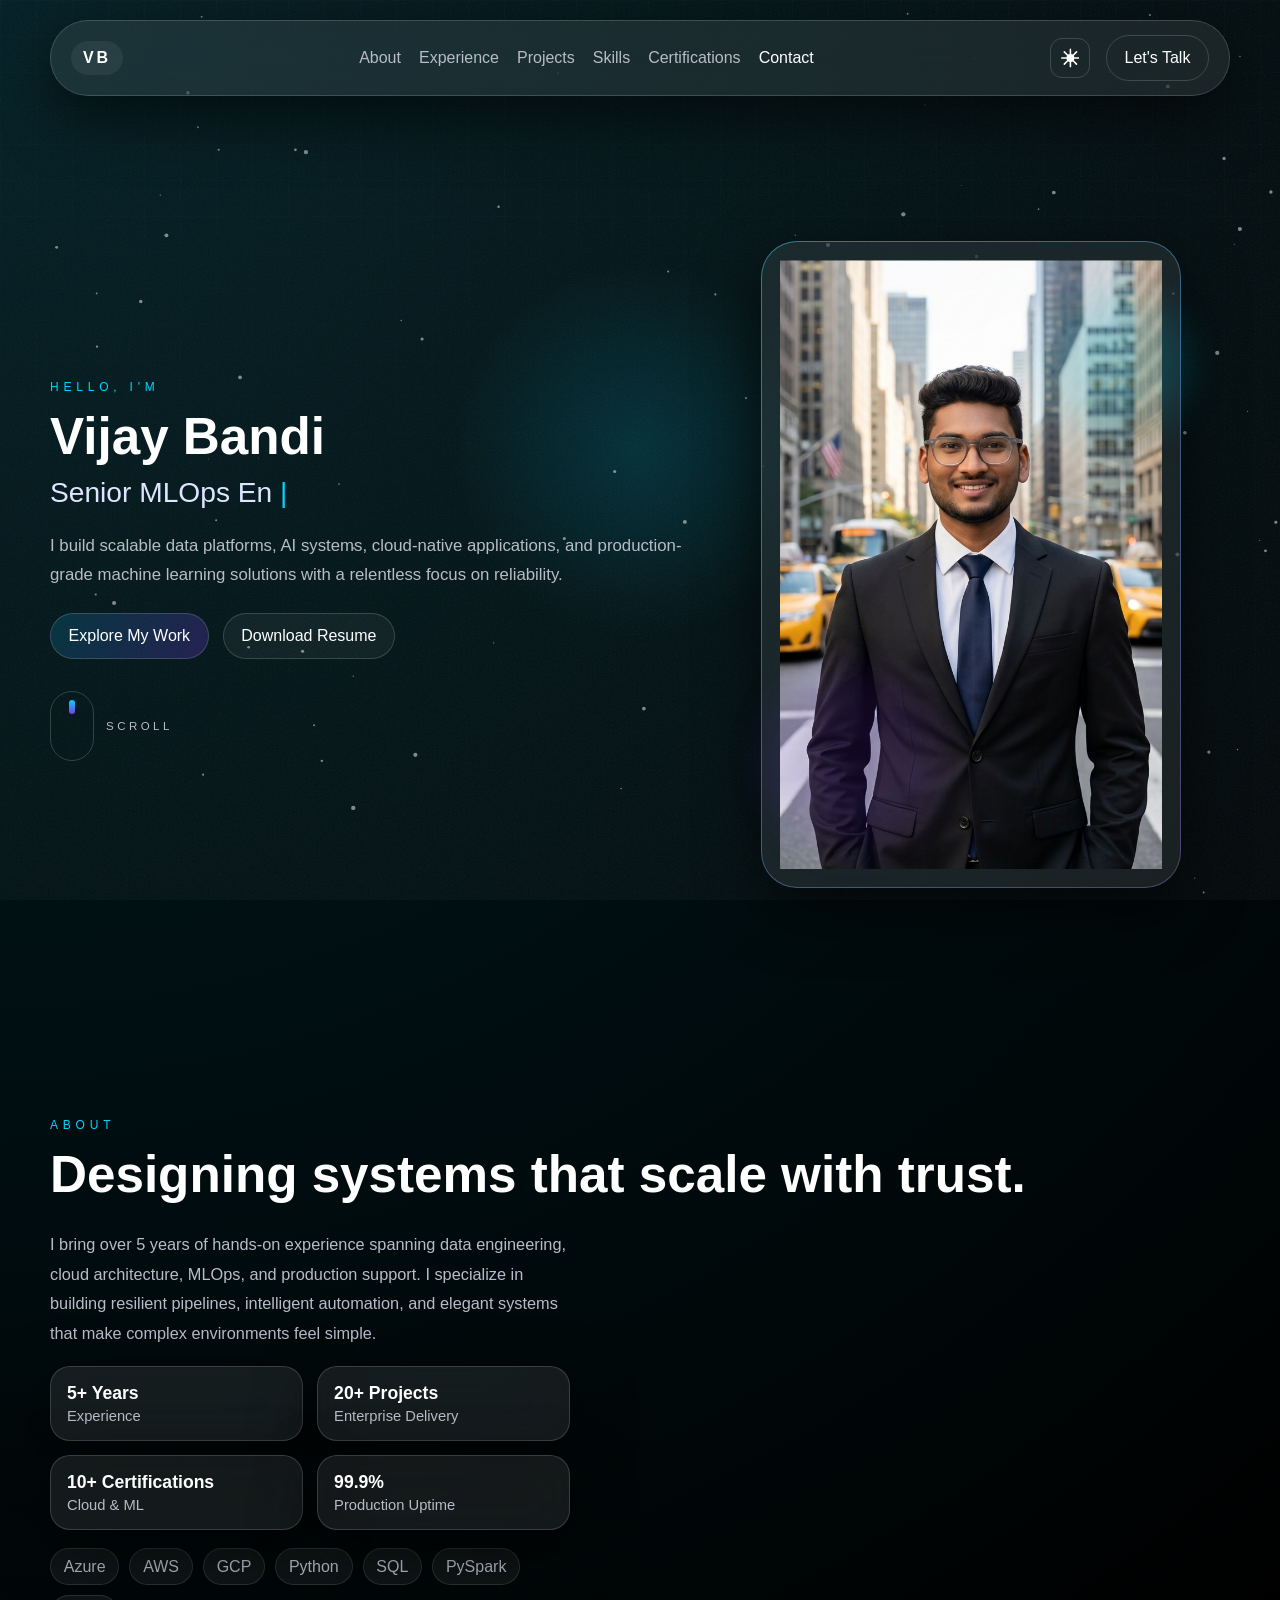
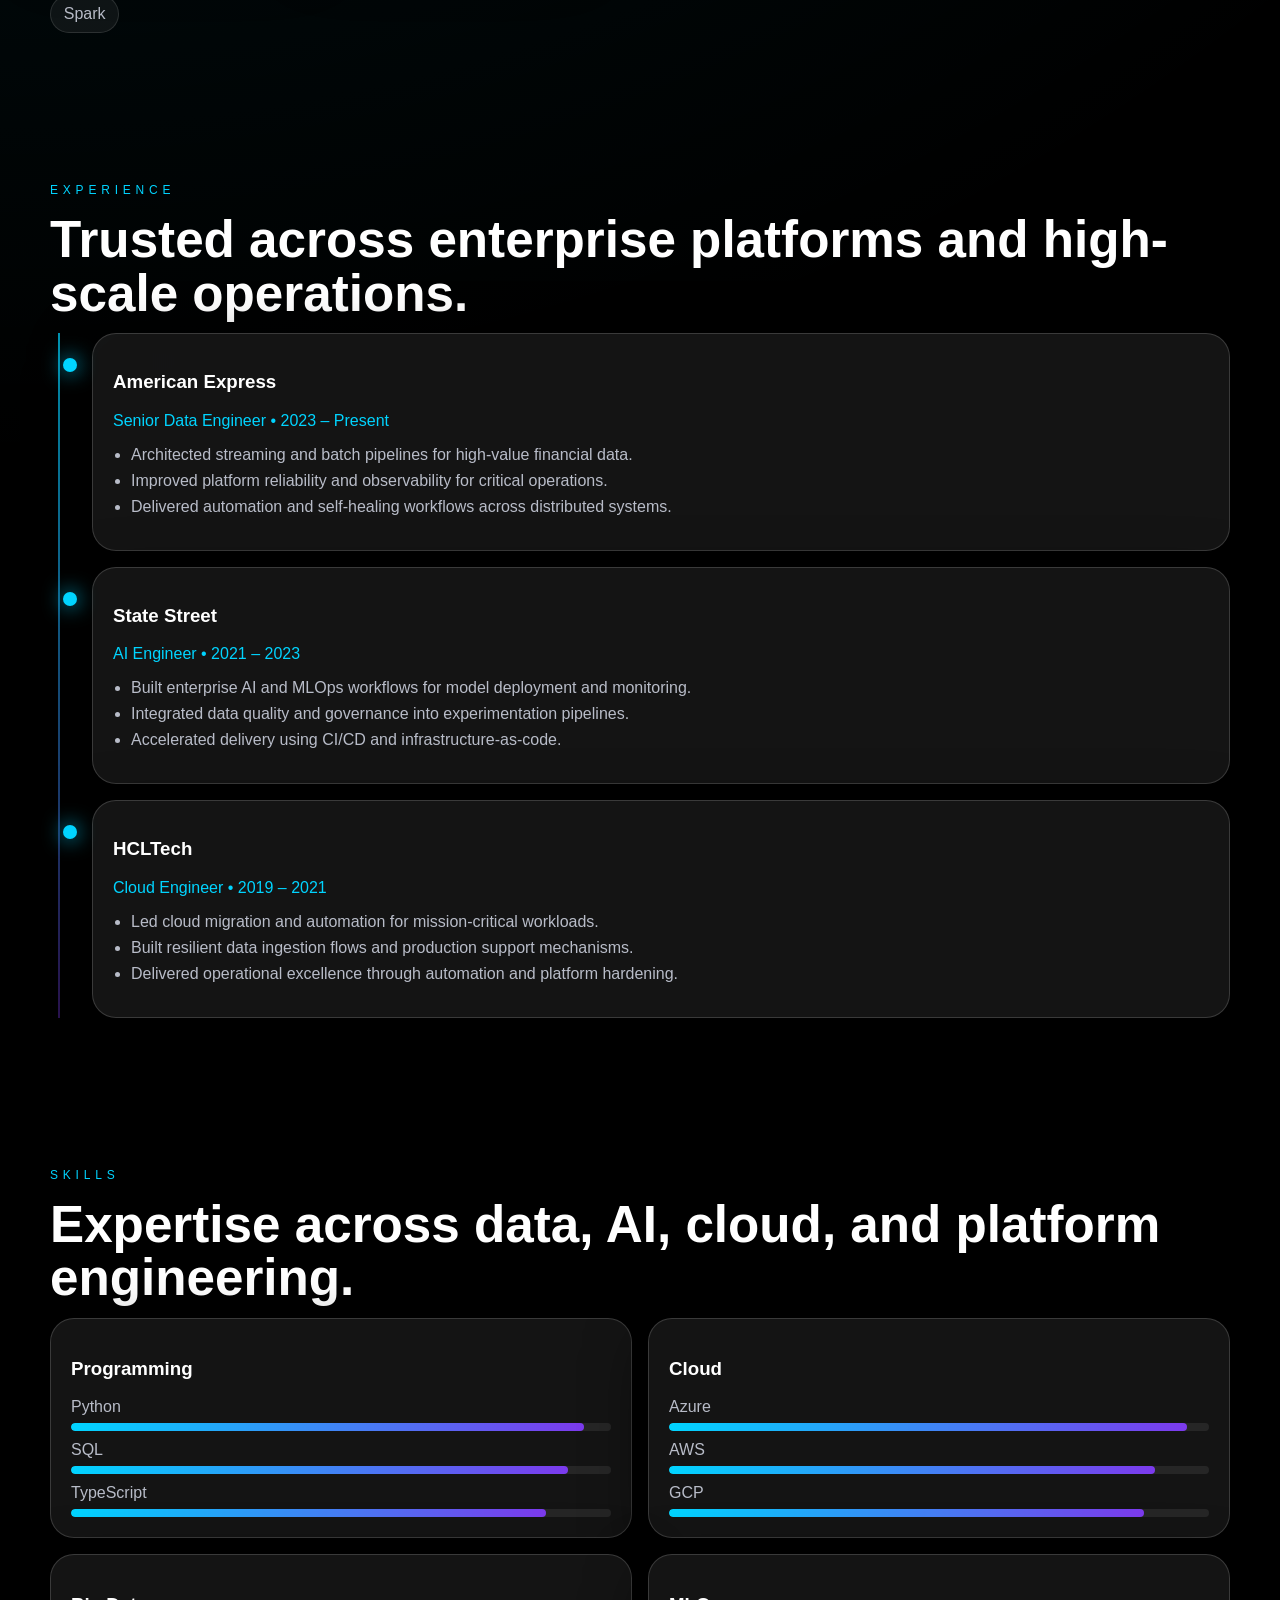
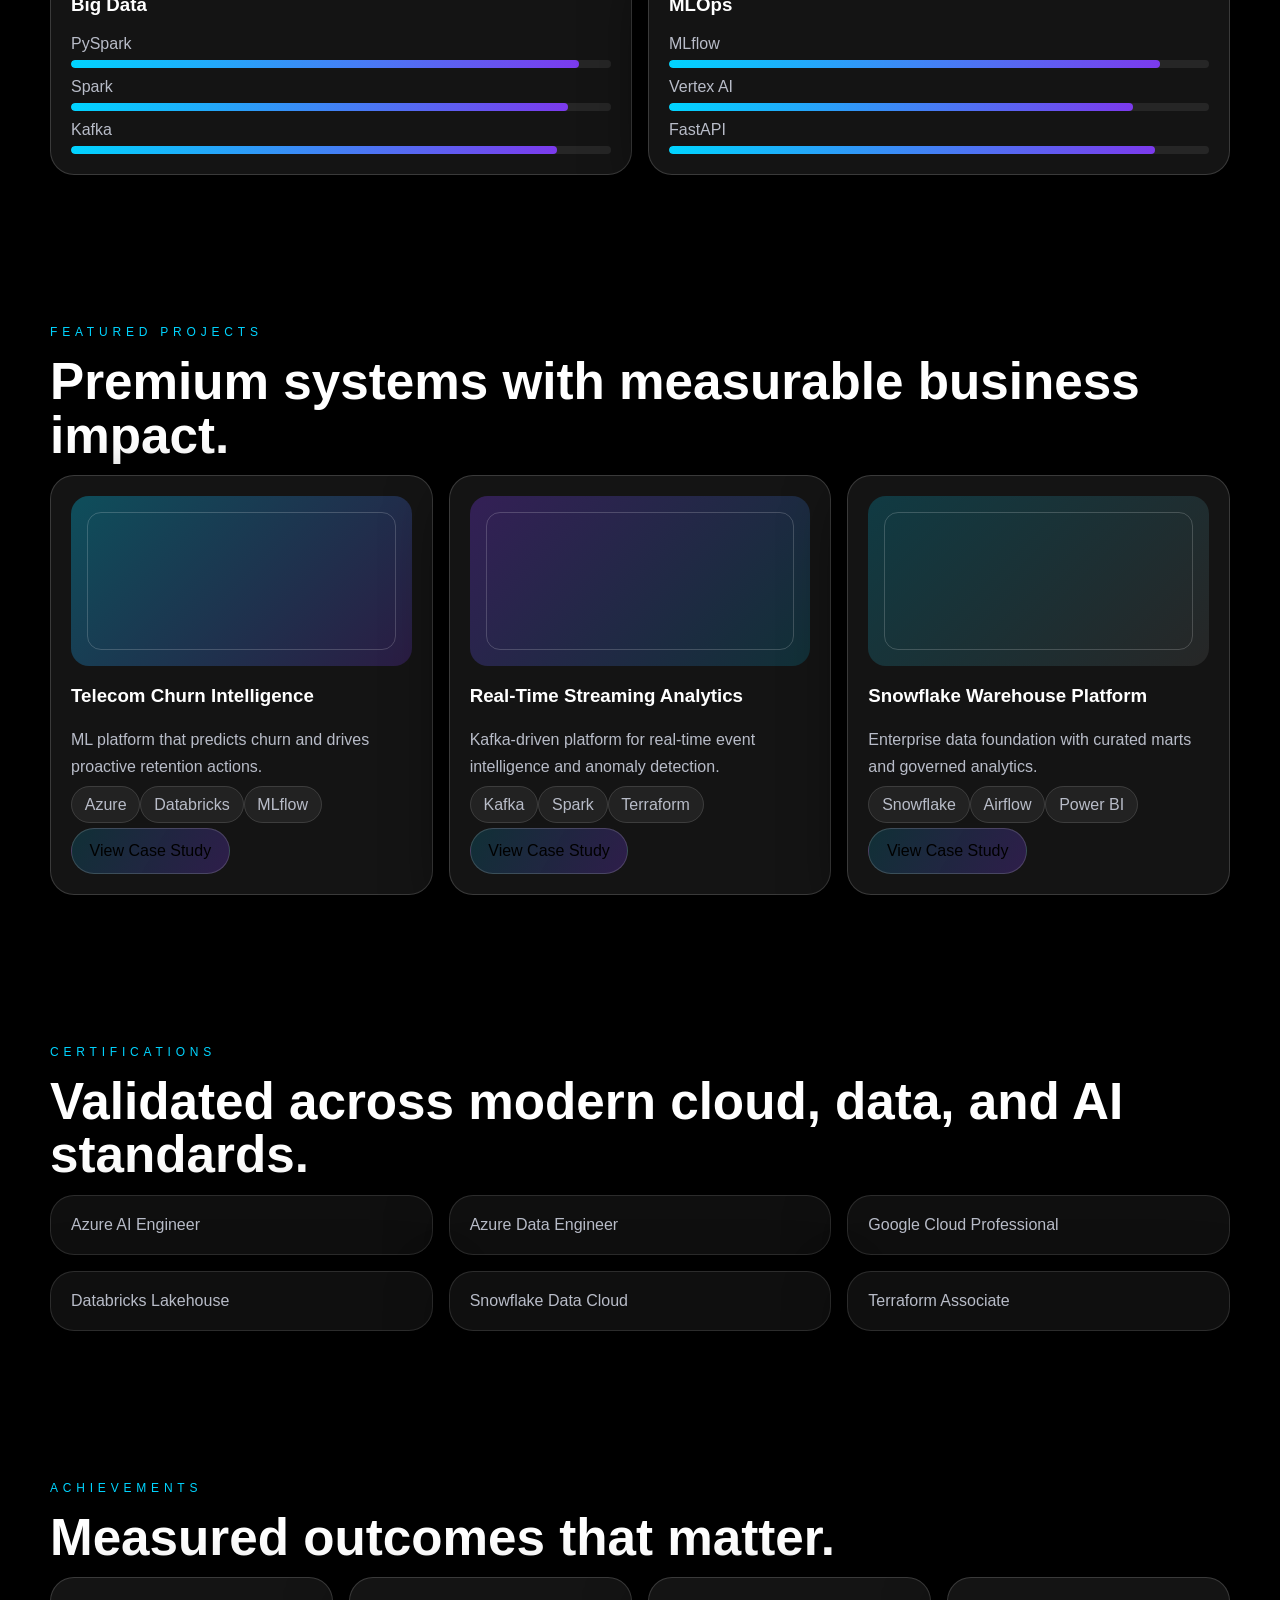
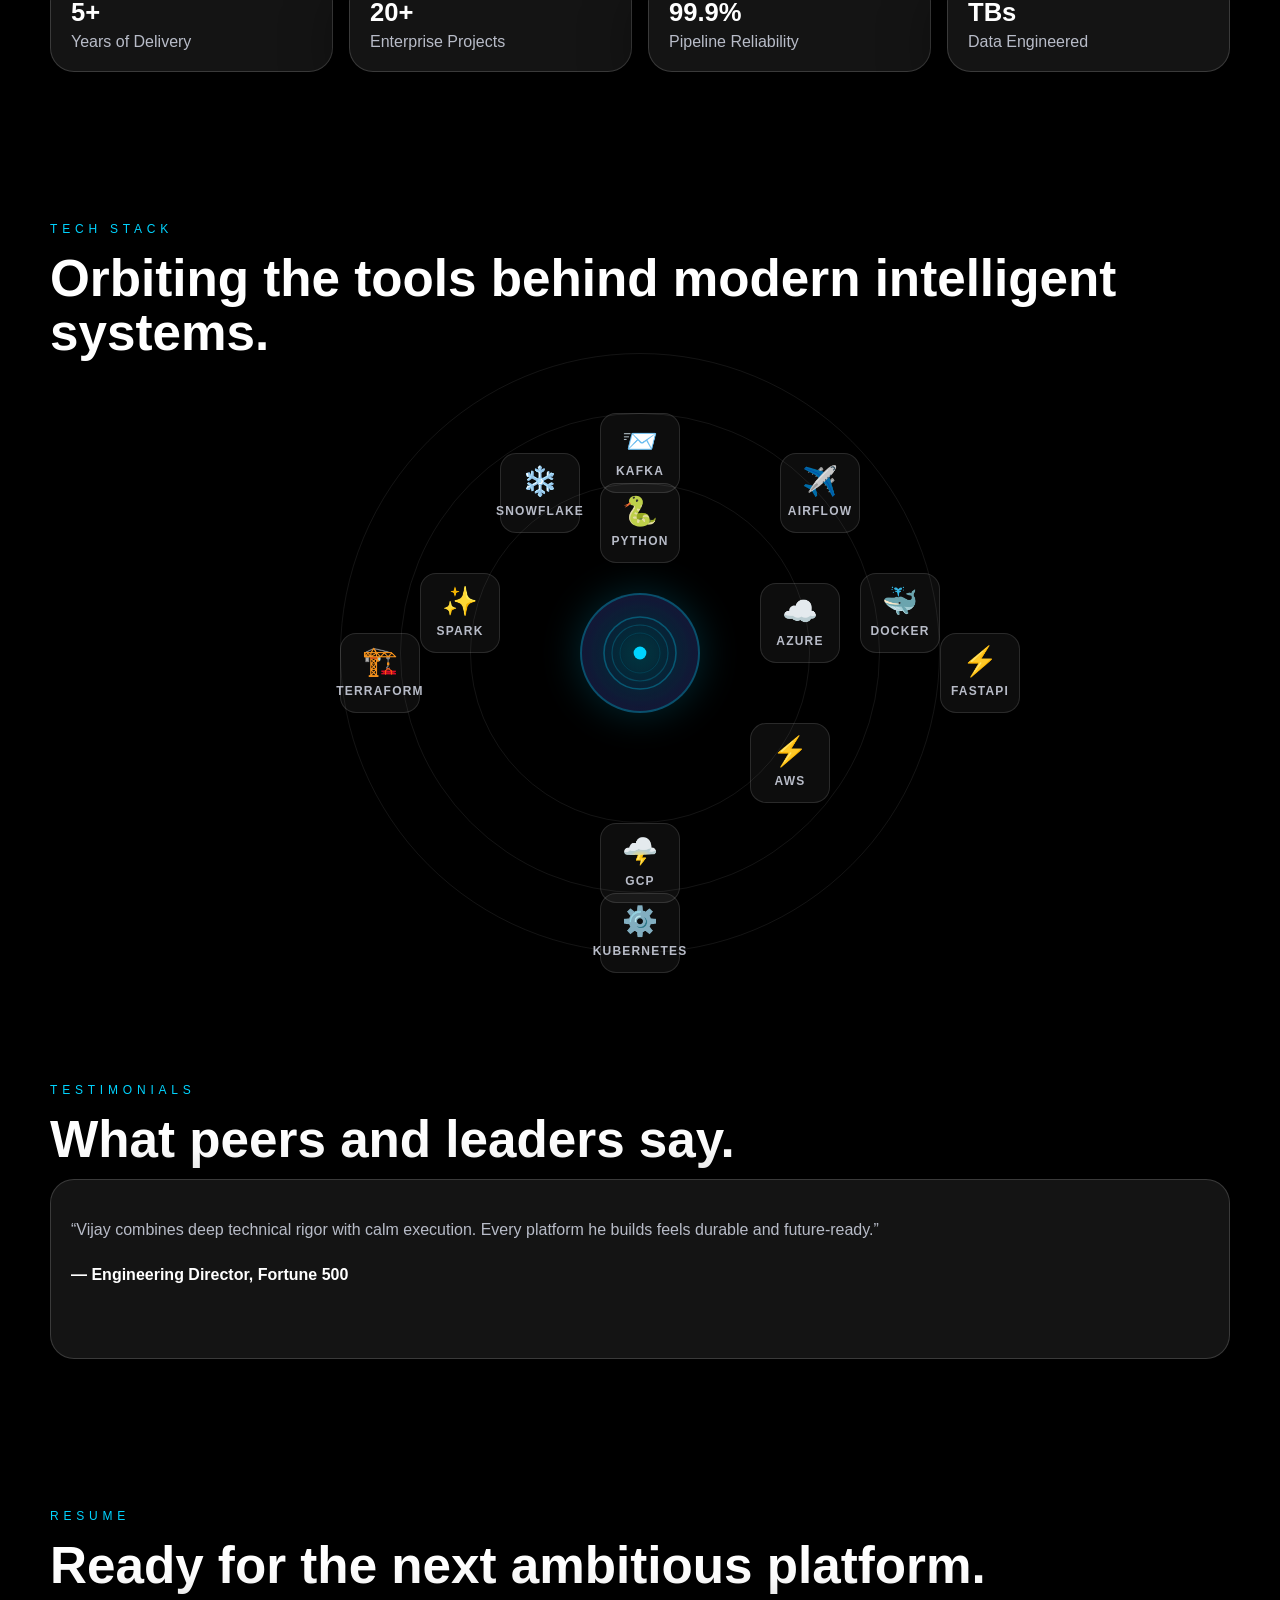
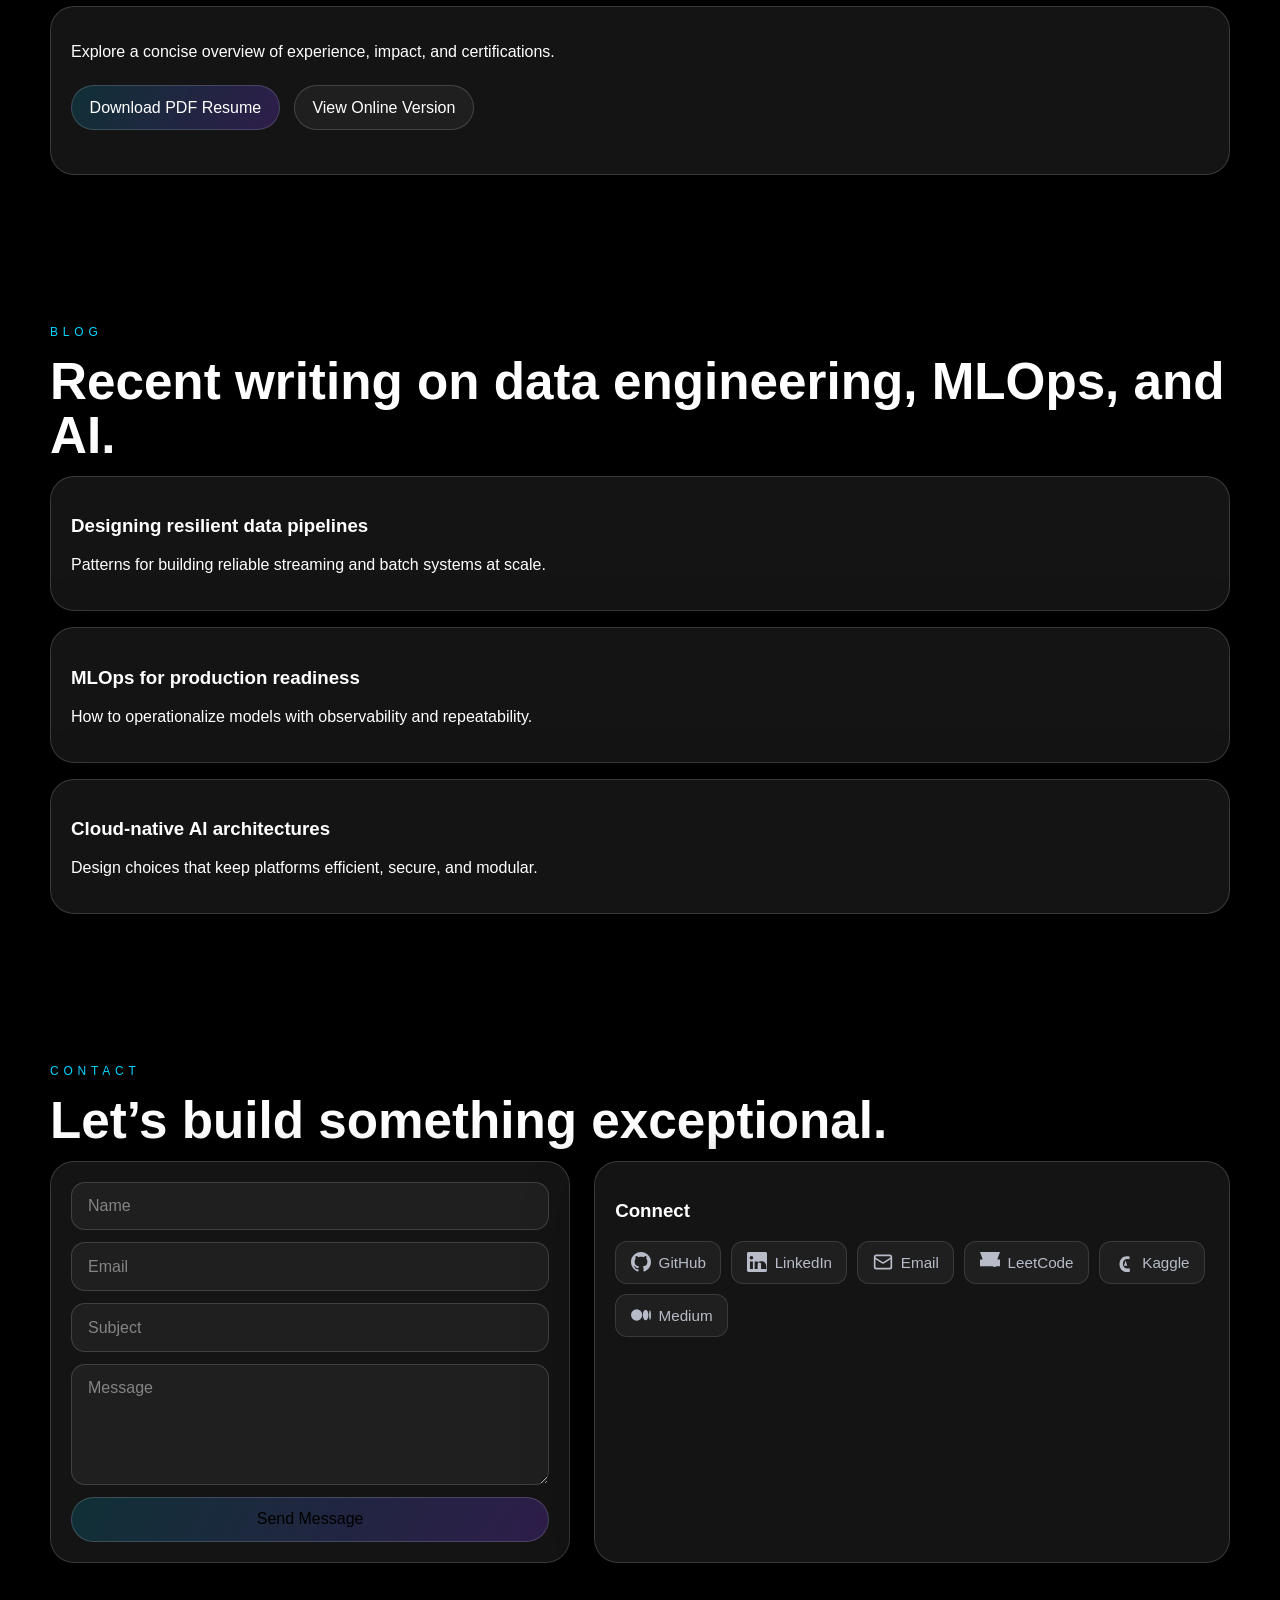
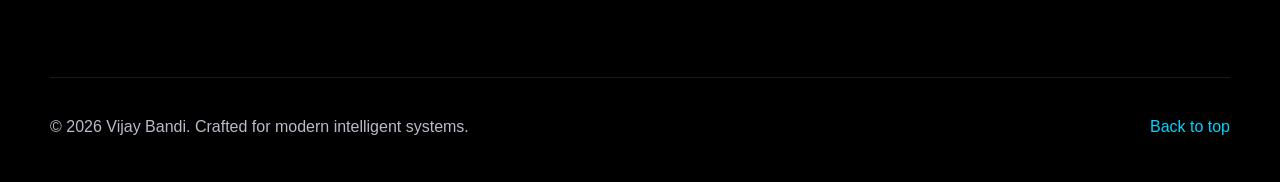
<file: index.html>
<!DOCTYPE html>
<html lang="en">
  <head>
    <meta charset="UTF-8" />
    <meta name="viewport" content="width=device-width, initial-scale=1.0" />
    <title>Vijay Bandi | Senior AI & Data Engineer</title>
    <meta
      name="description"
      content="Premium portfolio for Vijay Bandi — Senior Data Engineer, MLOps Engineer, AI Engineer, and Cloud Engineer."
    />
    <link rel="stylesheet" href="styles.css" />
  </head>
  <body>
    <div class="loader" id="loader">
      <div class="loader-ring"></div>
      <p>Initializing experience...</p>
    </div>

    <canvas id="particles"></canvas>
    <div class="cursor-glow"></div>
    <div class="grid-overlay"></div>
    <div class="noise"></div>
    <div class="scroll-progress"></div>

    <header class="nav glass">
      <a href="#home" class="brand">VB</a>
      <nav>
        <a href="#about">About</a>
        <a href="#experience">Experience</a>
        <a href="#projects">Projects</a>
        <a href="#skills">Skills</a>
        <a href="#certifications">Certifications</a>
        <a href="#contact">Contact</a>
      </nav>
      <div class="nav-right">
        <button class="theme-toggle" id="themeToggle" title="Toggle theme">
          <svg class="theme-icon-dark" viewBox="0 0 24 24" fill="currentColor"><circle cx="12" cy="12" r="5"/><path d="M12 1v6M12 17v6M4.22 4.22l4.24 4.24M15.54 15.54l4.24 4.24M1 12h6M17 12h6M4.22 19.78l4.24-4.24M15.54 8.46l4.24-4.24" stroke="currentColor" stroke-width="2" stroke-linecap="round"/></svg>
          <svg class="theme-icon-light" viewBox="0 0 24 24" fill="currentColor"><path d="M21 12.79A9 9 0 1 1 11.21 3 7 7 0 0 0 21 12.79z"/></svg>
        </button>
        <a href="#contact" class="nav-cta">Let's Talk</a>
      </div>
    </header>

    <main id="home">
      <section class="hero section">
        <div class="hero-copy reveal">
          <p class="eyebrow">Hello, I'm</p>
          <h1>Vijay Bandi</h1>
          <div class="typing-row">
            <span class="typing-prefix">Senior </span>
            <span id="typed-text"></span>
            <span class="cursor">|</span>
          </div>
          <p class="hero-text">
            I build scalable data platforms, AI systems, cloud-native applications,
            and production-grade machine learning solutions with a relentless focus on reliability.
          </p>
          <div class="hero-actions">
            <a href="#projects" class="btn primary">Explore My Work</a>
            <a href="VIJAY BANDI.pdf" class="btn secondary" download>Download Resume</a>
          </div>
          <div class="scroll-indicator">
            <span></span>
            <p>Scroll</p>
          </div>
        </div>
        <div class="hero-visual reveal">
          <div class="portrait-card glass">
            <img src="vijay.png" alt="Vijay Bandi portrait" />
          </div>
          <div class="floating-orb orb-one"></div>
          <div class="floating-orb orb-two"></div>
        </div>
      </section>

      <section id="about" class="section about">
        <div class="section-heading reveal">
          <p class="eyebrow">About</p>
          <h2>Designing systems that scale with trust.</h2>
        </div>
        <div class="about-grid">
          <!-- <div class="about-photo glass reveal">
            <img src="vijay.png" alt="Vijay Bandi portrait" />
          </div> -->
          <div class="about-content reveal">
            <p>
              I bring over 5 years of hands-on experience spanning data engineering, cloud architecture,
              MLOps, and production support. I specialize in building resilient pipelines, intelligent
              automation, and elegant systems that make complex environments feel simple.
            </p>
            <div class="stats-grid">
              <div class="stat-card glass"><strong>5+ Years</strong><span>Experience</span></div>
              <div class="stat-card glass"><strong>20+ Projects</strong><span>Enterprise Delivery</span></div>
              <div class="stat-card glass"><strong>10+ Certifications</strong><span>Cloud & ML</span></div>
              <div class="stat-card glass"><strong>99.9%</strong><span>Production Uptime</span></div>
            </div>
            <div class="pill-list">
              <span>Azure</span><span>AWS</span><span>GCP</span><span>Python</span><span>SQL</span><span>PySpark</span><span>Spark</span>
            </div>
          </div>
        </div>
      </section>

      <section id="experience" class="section">
        <div class="section-heading reveal">
          <p class="eyebrow">Experience</p>
          <h2>Trusted across enterprise platforms and high-scale operations.</h2>
        </div>
        <div class="timeline reveal">
          <div class="timeline-line"></div>
          <article class="timeline-card glass">
            <div class="timeline-dot"></div>
            <div class="timeline-body">
              <h3>American Express</h3>
              <p class="timeline-role">Senior Data Engineer • 2023 – Present</p>
              <ul>
                <li>Architected streaming and batch pipelines for high-value financial data.</li>
                <li>Improved platform reliability and observability for critical operations.</li>
                <li>Delivered automation and self-healing workflows across distributed systems.</li>
              </ul>
            </div>
          </article>
          <article class="timeline-card glass">
            <div class="timeline-dot"></div>
            <div class="timeline-body">
              <h3>State Street</h3>
              <p class="timeline-role">AI Engineer • 2021 – 2023</p>
              <ul>
                <li>Built enterprise AI and MLOps workflows for model deployment and monitoring.</li>
                <li>Integrated data quality and governance into experimentation pipelines.</li>
                <li>Accelerated delivery using CI/CD and infrastructure-as-code.</li>
              </ul>
            </div>
          </article>
          <article class="timeline-card glass">
            <div class="timeline-dot"></div>
            <div class="timeline-body">
              <h3>HCLTech</h3>
              <p class="timeline-role">Cloud Engineer • 2019 – 2021</p>
              <ul>
                <li>Led cloud migration and automation for mission-critical workloads.</li>
                <li>Built resilient data ingestion flows and production support mechanisms.</li>
                <li>Delivered operational excellence through automation and platform hardening.</li>
              </ul>
            </div>
          </article>
        </div>
      </section>

      <section id="skills" class="section">
        <div class="section-heading reveal">
          <p class="eyebrow">Skills</p>
          <h2>Expertise across data, AI, cloud, and platform engineering.</h2>
        </div>
        <div class="skills-grid">
          <article class="skill-card glass reveal">
            <h3>Programming</h3>
            <div class="skill-item"><span>Python</span><div class="bar"><i style="width:95%"></i></div></div>
            <div class="skill-item"><span>SQL</span><div class="bar"><i style="width:92%"></i></div></div>
            <div class="skill-item"><span>TypeScript</span><div class="bar"><i style="width:88%"></i></div></div>
          </article>
          <article class="skill-card glass reveal">
            <h3>Cloud</h3>
            <div class="skill-item"><span>Azure</span><div class="bar"><i style="width:96%"></i></div></div>
            <div class="skill-item"><span>AWS</span><div class="bar"><i style="width:90%"></i></div></div>
            <div class="skill-item"><span>GCP</span><div class="bar"><i style="width:88%"></i></div></div>
          </article>
          <article class="skill-card glass reveal">
            <h3>Big Data</h3>
            <div class="skill-item"><span>PySpark</span><div class="bar"><i style="width:94%"></i></div></div>
            <div class="skill-item"><span>Spark</span><div class="bar"><i style="width:92%"></i></div></div>
            <div class="skill-item"><span>Kafka</span><div class="bar"><i style="width:90%"></i></div></div>
          </article>
          <article class="skill-card glass reveal">
            <h3>MLOps</h3>
            <div class="skill-item"><span>MLflow</span><div class="bar"><i style="width:91%"></i></div></div>
            <div class="skill-item"><span>Vertex AI</span><div class="bar"><i style="width:86%"></i></div></div>
            <div class="skill-item"><span>FastAPI</span><div class="bar"><i style="width:90%"></i></div></div>
          </article>
        </div>
      </section>

      <section id="projects" class="section">
        <div class="section-heading reveal">
          <p class="eyebrow">Featured Projects</p>
          <h2>Premium systems with measurable business impact.</h2>
        </div>
        <div class="projects-grid">
          <article class="project-card glass reveal">
            <div class="project-thumb"></div>
            <h3>Telecom Churn Intelligence</h3>
            <p>ML platform that predicts churn and drives proactive retention actions.</p>
            <div class="project-tags"><span>Azure</span><span>Databricks</span><span>MLflow</span></div>
            <div class="project-actions"><button class="mini-btn" data-project="churn">View Case Study</button></div>
          </article>
          <article class="project-card glass reveal">
            <div class="project-thumb alt"></div>
            <h3>Real-Time Streaming Analytics</h3>
            <p>Kafka-driven platform for real-time event intelligence and anomaly detection.</p>
            <div class="project-tags"><span>Kafka</span><span>Spark</span><span>Terraform</span></div>
            <div class="project-actions"><button class="mini-btn" data-project="streaming">View Case Study</button></div>
          </article>
          <article class="project-card glass reveal">
            <div class="project-thumb third"></div>
            <h3>Snowflake Warehouse Platform</h3>
            <p>Enterprise data foundation with curated marts and governed analytics.</p>
            <div class="project-tags"><span>Snowflake</span><span>Airflow</span><span>Power BI</span></div>
            <div class="project-actions"><button class="mini-btn" data-project="warehouse">View Case Study</button></div>
          </article>
        </div>
      </section>

      <section id="certifications" class="section">
        <div class="section-heading reveal">
          <p class="eyebrow">Certifications</p>
          <h2>Validated across modern cloud, data, and AI standards.</h2>
        </div>
        <div class="cert-grid">
          <div class="cert-card glass reveal">Azure AI Engineer</div>
          <div class="cert-card glass reveal">Azure Data Engineer</div>
          <div class="cert-card glass reveal">Google Cloud Professional</div>
          <div class="cert-card glass reveal">Databricks Lakehouse</div>
          <div class="cert-card glass reveal">Snowflake Data Cloud</div>
          <div class="cert-card glass reveal">Terraform Associate</div>
        </div>
      </section>

      <section class="section">
        <div class="section-heading reveal">
          <p class="eyebrow">Achievements</p>
          <h2>Measured outcomes that matter.</h2>
        </div>
        <div class="achievements-grid">
          <div class="achievement-card glass reveal"><strong>5+</strong><span>Years of Delivery</span></div>
          <div class="achievement-card glass reveal"><strong>20+</strong><span>Enterprise Projects</span></div>
          <div class="achievement-card glass reveal"><strong>99.9%</strong><span>Pipeline Reliability</span></div>
          <div class="achievement-card glass reveal"><strong>TBs</strong><span>Data Engineered</span></div>
        </div>
      </section>

      <section class="section">
        <div class="section-heading reveal">
          <p class="eyebrow">Tech Stack</p>
          <h2>Orbiting the tools behind modern intelligent systems.</h2>
        </div>
        <div class="orbit-wrap reveal">
          <div class="orbit-center">
            <svg viewBox="0 0 100 100" class="core-icon">
              <circle cx="50" cy="50" r="45" fill="none" stroke="currentColor" stroke-width="2" opacity="0.3"/>
              <circle cx="50" cy="50" r="35" fill="none" stroke="currentColor" stroke-width="1.5" opacity="0.2"/>
              <circle cx="50" cy="50" r="25" fill="none" stroke="currentColor" stroke-width="1" opacity="0.15"/>
              <circle cx="50" cy="50" r="8" fill="currentColor"/>
            </svg>
          </div>
          <div class="orbital-ring ring-one">
            <div class="tech-item" style="--index: 0;"><span>🐍</span><div>Python</div></div>
            <div class="tech-item" style="--index: 1;"><span>☁️</span><div>Azure</div></div>
            <div class="tech-item" style="--index: 2;"><span>⚡</span><div>AWS</div></div>
            <div class="tech-item" style="--index: 3;"><span>🌩️</span><div>GCP</div></div>
          </div>
          <div class="orbital-ring ring-two">
            <div class="tech-item" style="--index: 0;"><span>✨</span><div>Spark</div></div>
            <div class="tech-item" style="--index: 1;"><span>📨</span><div>Kafka</div></div>
            <div class="tech-item" style="--index: 2;"><span>🐳</span><div>Docker</div></div>
            <div class="tech-item" style="--index: 3;"><span>⚙️</span><div>Kubernetes</div></div>
          </div>
          <div class="orbital-ring ring-three">
            <div class="tech-item" style="--index: 0;"><span>🏗️</span><div>Terraform</div></div>
            <div class="tech-item" style="--index: 1;"><span>❄️</span><div>Snowflake</div></div>
            <div class="tech-item" style="--index: 2;"><span>✈️</span><div>Airflow</div></div>
            <div class="tech-item" style="--index: 3;"><span>⚡</span><div>FastAPI</div></div>
          </div>
        </div>
      </section>

      <section class="section">
        <div class="section-heading reveal">
          <p class="eyebrow">Testimonials</p>
          <h2>What peers and leaders say.</h2>
        </div>
        <div class="testimonial-slider glass reveal">
          <div class="testimonial active">
            <p>“Vijay combines deep technical rigor with calm execution. Every platform he builds feels durable and future-ready.”</p>
            <strong>— Engineering Director, Fortune 500</strong>
          </div>
          <div class="testimonial">
            <p>“He translated complex analytics needs into scalable systems that delivered immediate business value.”</p>
            <strong>— Principal Architect, Global Bank</strong>
          </div>
          <div class="testimonial">
            <p>“An exceptional builder who brings clarity, speed, and thoughtful automation to every challenge.”</p>
            <strong>— AI Platform Lead, FinTech</strong>
          </div>
        </div>
      </section>

      <section class="section resume-section">
        <div class="section-heading reveal">
          <p class="eyebrow">Resume</p>
          <h2>Ready for the next ambitious platform.</h2>
        </div>
        <div class="resume-card glass reveal">
          <p>Explore a concise overview of experience, impact, and certifications.</p>
          <div class="hero-actions">
            <a href="VIJAY BANDI.pdf" class="btn primary" download>Download PDF Resume</a>
            <a href="resume.html" class="btn secondary">View Online Version</a>
          </div>
        </div>
      </section>

      <section class="section">
        <div class="section-heading reveal">
          <p class="eyebrow">Blog</p>
          <h2>Recent writing on data engineering, MLOps, and AI.</h2>
        </div>
        <div class="blog-grid">
          <article class="blog-card glass reveal"><h3>Designing resilient data pipelines</h3><p>Patterns for building reliable streaming and batch systems at scale.</p></article>
          <article class="blog-card glass reveal"><h3>MLOps for production readiness</h3><p>How to operationalize models with observability and repeatability.</p></article>
          <article class="blog-card glass reveal"><h3>Cloud-native AI architectures</h3><p>Design choices that keep platforms efficient, secure, and modular.</p></article>
        </div>
      </section>

      <section id="contact" class="section contact-section">
        <div class="section-heading reveal">
          <p class="eyebrow">Contact</p>
          <h2>Let’s build something exceptional.</h2>
        </div>
        <div class="contact-grid">
          <form class="contact-form glass reveal">
            <input type="text" placeholder="Name" />
            <input type="email" placeholder="Email" />
            <input type="text" placeholder="Subject" />
            <textarea rows="5" placeholder="Message"></textarea>
            <button type="submit" class="btn primary">Send Message</button>
          </form>
          <div class="social-card glass reveal">
            <h3>Connect</h3>
            <div class="social-links">
              <a href="#" title="GitHub" class="social-icon">
                <svg viewBox="0 0 24 24" fill="currentColor"><path d="M12 0c-6.626 0-12 5.373-12 12 0 5.302 3.438 9.8 8.207 11.387.599.111.793-.261.793-.577v-2.234c-3.338.726-4.033-1.416-4.033-1.416-.546-1.387-1.333-1.756-1.333-1.756-1.089-.745.083-.729.083-.729 1.205.084 1.839 1.237 1.839 1.237 1.07 1.834 2.807 1.304 3.492.997.107-.775.418-1.305.762-1.604-2.665-.305-5.467-1.334-5.467-5.931 0-1.311.469-2.381 1.236-3.221-.124-.303-.535-1.524.117-3.176 0 0 1.008-.322 3.301 1.23.957-.266 1.983-.399 3.003-.404 1.02.005 2.047.138 3.006.404 2.291-1.552 3.297-1.23 3.297-1.23.653 1.653.242 2.874.118 3.176.77.84 1.235 1.911 1.235 3.221 0 4.609-2.807 5.624-5.479 5.921.43.372.823 1.102.823 2.222v 3.293c0 .319.192.694.801.576 4.765-1.589 8.199-6.086 8.199-11.386 0-6.627-5.373-12-12-12z"/></svg>
                <span>GitHub</span>
              </a>
              <a href="#" title="LinkedIn" class="social-icon">
                <svg viewBox="0 0 24 24" fill="currentColor"><path d="M20.447 20.452h-3.554v-5.569c0-1.328-.475-2.236-1.986-2.236-1.081 0-1.722.731-2.004 1.438-.103.25-.129 1.597-.129 1.597v4.77h-3.553v-9.114h3.553v1.291c.402-.621 2.231-1.514 4.597-1.514 3.368 0 5.889 2.2 5.889 6.928v2.609zM5.337 8.855c-1.144 0-2.133-.875-2.133-1.955 0-1.08.989-1.954 2.133-1.954 1.141 0 2.133.874 2.133 1.954 0 1.08-.992 1.955-2.133 1.955zm1.782 11.597H3.555v-9.114h3.564v9.114zM22.225 0H1.771C.792 0 0 .774 0 1.729v20.542C0 23.227.792 24 1.771 24h20.451C23.2 24 24 23.227 24 22.271V1.729C24 .774 23.2 0 22.225 0z"/></svg>
                <span>LinkedIn</span>
              </a>
              <a href="mailto:hello@example.com" title="Email" class="social-icon">
                <svg viewBox="0 0 24 24" fill="none" stroke="currentColor" stroke-width="2"><rect x="2" y="4" width="20" height="16" rx="2"/><path d="m22 7-8.97 5.7a1.94 1.94 0 0 1-2.06 0L2 7"/></svg>
                <span>Email</span>
              </a>
              <a href="#" title="LeetCode" class="social-icon">
                <svg viewBox="0 0 24 24" fill="currentColor"><path d="M16.102 17.93h2.747v-5.92h5.578v-2.725h-5.578v-2.747h-2.747v2.747h-5.578v2.725h5.578v5.92zM20.738 8.885L24 0H0l3.262 8.885H0v8.234h24v-8.234h-3.262z"/></svg>
                <span>LeetCode</span>
              </a>
              <a href="#" title="Kaggle" class="social-icon">
                <svg viewBox="0 0 24 24" fill="currentColor"><path d="M18.825 23.859c-.614.105-1.748.262-2.963.262-4.917 0-9.27-3.496-9.27-9.523 0-5.565 3.646-9.523 8.623-9.523 1.178 0 2.27.131 3.058.35l.529.157-.246 3.193-.441-.131c-.527-.174-1.269-.306-2.32-.306-2.849 0-5.11 1.964-5.11 5.748 0 3.783 2.314 5.748 5.291 5.748 1.052 0 1.793-.157 2.32-.394l.441-.174.262 3.192zm-6.908-7.333h3.965l-1.982-6.368-1.983 6.368z"/></svg>
                <span>Kaggle</span>
              </a>
              <a href="#" title="Medium" class="social-icon">
                <svg viewBox="0 0 24 24" fill="currentColor"><path d="M13.54 12a6.8 6.8 0 01-6.77 6.82A6.8 6.8 0 010 12a6.8 6.8 0 016.77-6.82A6.8 6.8 0 0113.54 12zM20.96 12c0 3.54-1.51 6.42-3.38 6.42-1.87 0-3.39-2.88-3.39-6.42s1.52-6.42 3.39-6.42c1.87 0 3.38 2.88 3.38 6.42zM24 12c0 3.17-.53 5.75-1.19 5.75-.59 0-1.06-2.59-1.06-5.75s.47-5.75 1.06-5.75C23.47 6.25 24 8.83 24 12z"/></svg>
                <span>Medium</span>
              </a>
            </div>
          </div>
        </div>
      </section>
    </main>

    <footer class="footer">
      <p>© 2026 Vijay Bandi. Crafted for modern intelligent systems.</p>
      <a href="#home" class="back-top">Back to top</a>
    </footer>

    <div class="command-palette" id="commandPalette">
      <div class="command-card glass">
        <h3>Quick Navigation</h3>
        <a href="#about">About</a>
        <a href="#experience">Experience</a>
        <a href="#projects">Projects</a>
        <a href="#contact">Contact</a>
      </div>
    </div>

    <script src="script.js"></script>
  </body>
</html>
</file>
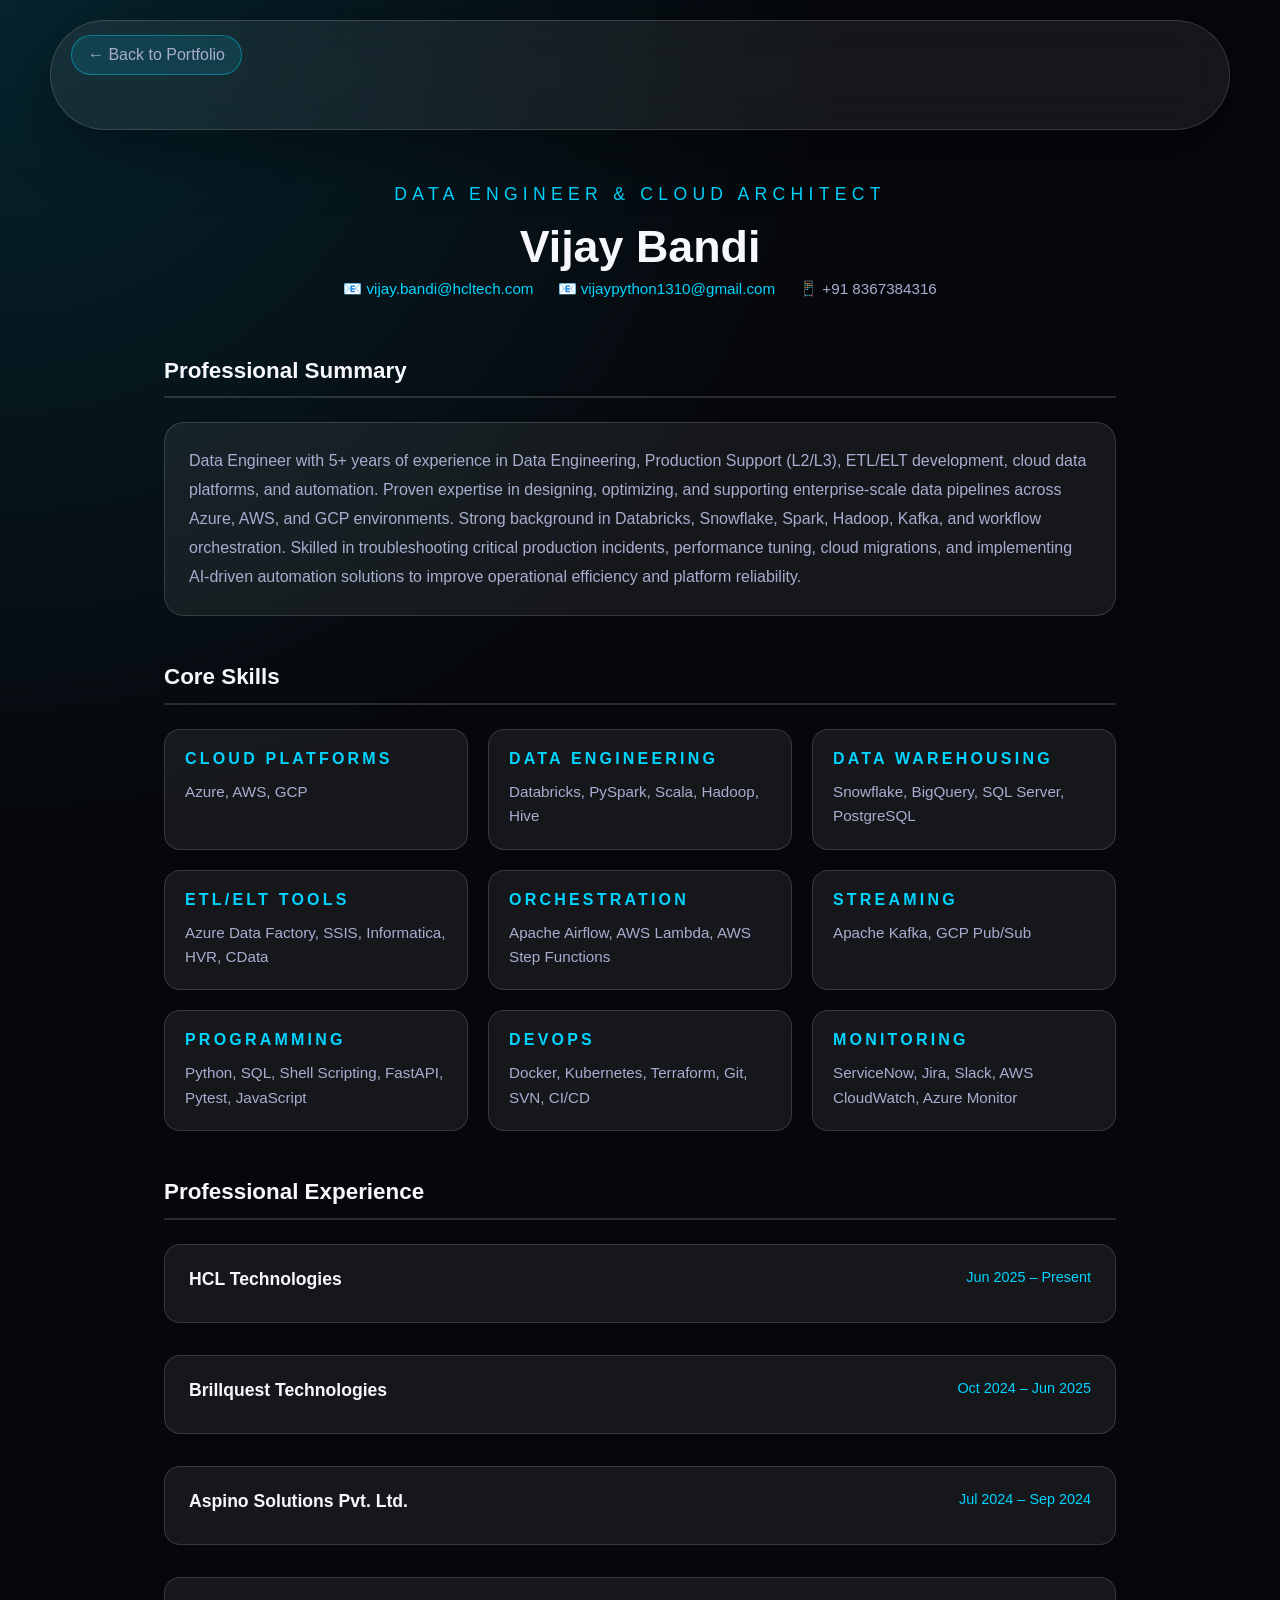
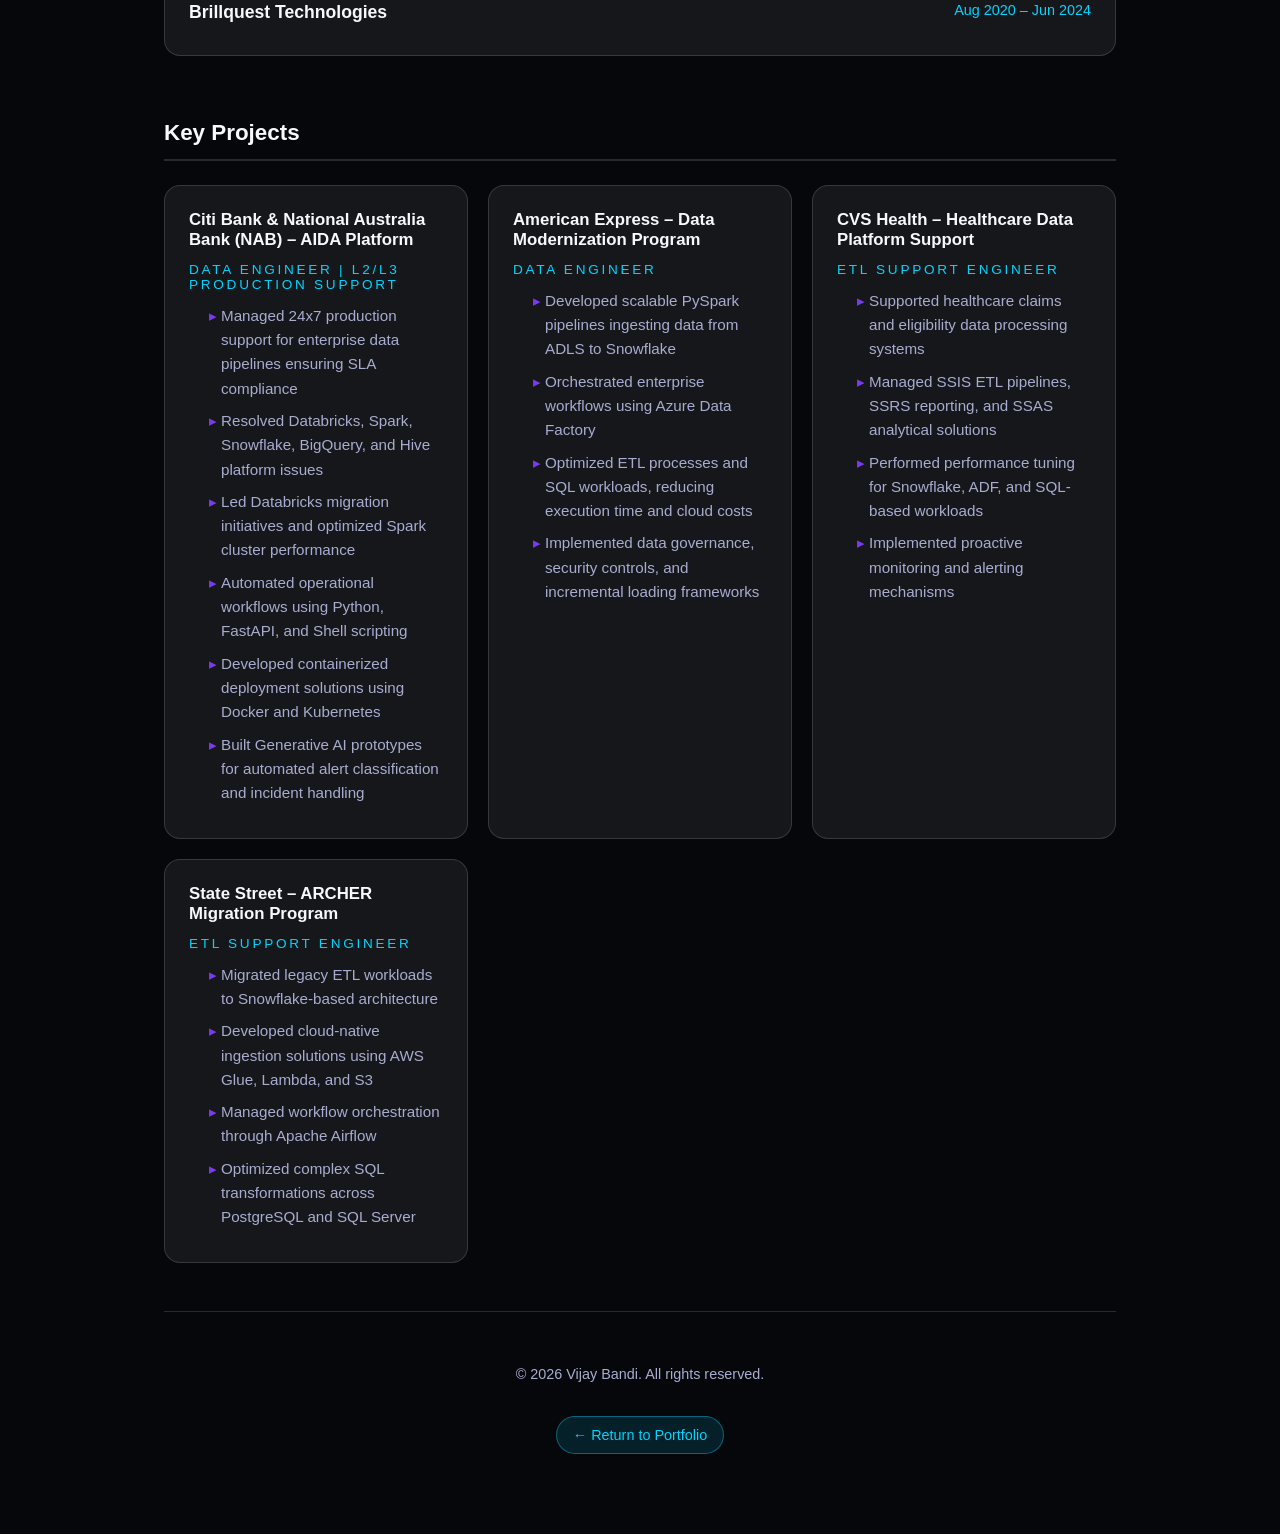
<file: resume.html>
<!DOCTYPE html>
<html lang="en">
  <head>
    <meta charset="UTF-8" />
    <meta name="viewport" content="width=device-width, initial-scale=1.0" />
    <title>Vijay Bandi | Senior Data Engineer Resume</title>
    <style>
      :root {
        --bg: #06070b;
        --surface: rgba(255, 255, 255, 0.065);
        --text: #f7f8fc;
        --muted: #a8add0;
        --cyan: #00d4ff;
        --purple: #7c3aed;
        --line: rgba(255, 255, 255, 0.14);
      }

      * { box-sizing: border-box; }
      html { scroll-behavior: smooth; }
      body {
        margin: 0;
        font-family: Inter, 'Segoe UI', Roboto, sans-serif;
        background: radial-gradient(circle at top left, rgba(0, 212, 255, 0.14), transparent 25%), var(--bg);
        color: var(--text);
        overflow-x: hidden;
      }

      a { color: inherit; text-decoration: none; }

      .glass {
        background: var(--surface);
        border: 1px solid var(--line);
        box-shadow: 0 20px 60px rgba(0, 0, 0, 0.35);
        backdrop-filter: blur(22px);
        -webkit-backdrop-filter: blur(22px);
      }

      .nav {
        position: sticky;
        top: 20px;
        z-index: 20;
        width: min(1180px, calc(100% - 24px));
        margin: 16px auto 0;
        padding: 14px 20px;
        border-radius: 999px;
        display: flex;
        align-items: center;
        gap: 20px;
      }

      .nav a { color: var(--muted); transition: color 0.3s ease; }
      .nav a:hover { color: var(--cyan); }

      main { max-width: 1000px; margin: 0 auto; padding: 40px 24px 80px; }

      .header {
        text-align: center;
        margin-bottom: 60px;
      }

      .header h1 { font-size: 2.8rem; margin: 0 0 0.5rem; font-weight: 700; }
      .header .title { font-size: 1.1rem; color: var(--cyan); letter-spacing: 0.3em; text-transform: uppercase; margin-bottom: 1rem; }
      .contact-info { display: flex; justify-content: center; gap: 24px; flex-wrap: wrap; color: var(--muted); font-size: 0.95rem; }
      .contact-info a { color: var(--cyan); }
      .contact-info a:hover { text-decoration: underline; }

      .section {
        margin-bottom: 48px;
      }

      .section h2 {
        font-size: 1.4rem;
        margin: 0 0 1.5rem;
        padding-bottom: 0.8rem;
        border-bottom: 2px solid var(--line);
        color: var(--text);
      }

      .section-content {
        display: grid;
        gap: 16px;
      }

      .summary { background: var(--surface); padding: 24px; border-radius: 20px; border: 1px solid var(--line); line-height: 1.8; color: var(--muted); }

      .skills-grid {
        display: grid;
        grid-template-columns: repeat(auto-fit, minmax(240px, 1fr));
        gap: 20px;
      }

      .skill-category {
        background: var(--surface);
        padding: 20px;
        border-radius: 16px;
        border: 1px solid var(--line);
      }

      .skill-category h3 {
        margin: 0 0 12px;
        font-size: 1rem;
        color: var(--cyan);
        text-transform: uppercase;
        letter-spacing: 0.2em;
      }

      .skill-category p {
        margin: 0;
        color: var(--muted);
        line-height: 1.6;
        font-size: 0.95rem;
      }

      .experience-item {
        background: var(--surface);
        padding: 24px;
        border-radius: 16px;
        border: 1px solid var(--line);
        margin-bottom: 16px;
      }

      .experience-header {
        display: flex;
        justify-content: space-between;
        align-items: start;
        margin-bottom: 8px;
        gap: 12px;
      }

      .experience-header h3 {
        margin: 0;
        font-size: 1.1rem;
        color: var(--text);
      }

      .experience-header .dates {
        color: var(--cyan);
        font-size: 0.9rem;
        white-space: nowrap;
      }

      .experience-role {
        color: var(--purple);
        font-weight: 600;
        margin-bottom: 12px;
      }

      html.light-theme .nav a { color: var(--muted); }
      html.light-theme .nav a:hover { color: var(--cyan); }
      html.light-theme .header .title { color: var(--cyan); }
      html.light-theme .contact-info a { color: var(--cyan); }
      html.light-theme .skill-category h3 { color: var(--cyan); }
      html.light-theme .pill { background: rgba(8, 145, 178, 0.12); border: 1px solid rgba(8, 145, 178, 0.4); color: var(--cyan); }
      html.light-theme .back-link { background: rgba(8, 145, 178, 0.12); border: 1px solid rgba(8, 145, 178, 0.4); color: var(--cyan); }

      .experience-item ul {
        margin: 12px 0 0;
        padding-left: 20px;
        list-style: none;
      }

      .experience-item li {
        color: var(--muted);
        margin-bottom: 8px;
        line-height: 1.6;
        position: relative;
        padding-left: 12px;
      }

      .experience-item li::before {
        content: '→';
        position: absolute;
        left: 0;
        color: var(--cyan);
      }

      .projects-grid {
        display: grid;
        grid-template-columns: repeat(auto-fit, minmax(280px, 1fr));
        gap: 20px;
      }

      .project-card {
        background: var(--surface);
        padding: 24px;
        border-radius: 16px;
        border: 1px solid var(--line);
      }

      .project-card h3 {
        margin: 0 0 12px;
        font-size: 1.05rem;
        color: var(--text);
      }

      .project-card .role {
        color: var(--cyan);
        font-size: 0.85rem;
        text-transform: uppercase;
        letter-spacing: 0.2em;
        margin-bottom: 12px;
      }

      html.light-theme .project-card .role {
        color: #0891b2;
      }

      .project-card ul {
        margin: 0;
        padding-left: 20px;
        list-style: none;
      }

      .project-card li {
        color: var(--muted);
        margin-bottom: 8px;
        line-height: 1.6;
        font-size: 0.95rem;
        position: relative;
        padding-left: 12px;
      }

      .project-card li::before {
        content: '▸';
        position: absolute;
        left: 0;
        color: var(--purple);
      }

      .pills {
        display: flex;
        flex-wrap: wrap;
        gap: 10px;
      }

      .pill {
        display: inline-block;
        padding: 0.55rem 0.85rem;
        border-radius: 999px;
        background: rgba(0, 212, 255, 0.12);
        border: 1px solid rgba(0, 212, 255, 0.4);
        color: var(--cyan);
        font-size: 0.9rem;
      }

      .footer {
        text-align: center;
        padding-top: 40px;
        border-top: 1px solid var(--line);
        color: var(--muted);
        font-size: 0.9rem;
      }

      .back-link {
        display: inline-block;
        padding: 10px 16px;
        border-radius: 999px;
        background: rgba(0, 212, 255, 0.12);
        border: 1px solid rgba(0, 212, 255, 0.4);
        color: var(--cyan);
        margin-bottom: 40px;
        transition: all 0.3s ease;
      }

      .back-link:hover {
        background: rgba(0, 212, 255, 0.18);
        transform: translateY(-2px);
      }

      @media (max-width: 768px) {
        main { padding: 20px 16px 60px; }
        .header h1 { font-size: 2rem; }
        .experience-header { flex-direction: column; }
        .experience-header .dates { white-space: normal; }
        .skills-grid { grid-template-columns: 1fr; }
        .projects-grid { grid-template-columns: 1fr; }
        .section h2 { font-size: 1.2rem; }
      }
    </style>
  </head>
  <body>
    <nav class="nav glass">
      <a href="index.html" class="back-link">← Back to Portfolio</a>
    </nav>

    <main>
      <div class="header">
        <p class="title">Data Engineer & Cloud Architect</p>
        <h1>Vijay Bandi</h1>
        <div class="contact-info">
          <span>📧 <a href="mailto:vijay.bandi@hcltech.com">vijay.bandi@hcltech.com</a></span>
          <span>📧 <a href="mailto:vijaypython1310@gmail.com">vijaypython1310@gmail.com</a></span>
          <span>📱 +91 8367384316</span>
        </div>
      </div>

      <section class="section">
        <h2>Professional Summary</h2>
        <div class="summary">
          Data Engineer with 5+ years of experience in Data Engineering, Production Support (L2/L3), ETL/ELT development, cloud data platforms, and automation. Proven expertise in designing, optimizing, and supporting enterprise-scale data pipelines across Azure, AWS, and GCP environments. Strong background in Databricks, Snowflake, Spark, Hadoop, Kafka, and workflow orchestration. Skilled in troubleshooting critical production incidents, performance tuning, cloud migrations, and implementing AI-driven automation solutions to improve operational efficiency and platform reliability.
        </div>
      </section>

      <section class="section">
        <h2>Core Skills</h2>
        <div class="skills-grid">
          <div class="skill-category">
            <h3>Cloud Platforms</h3>
            <p>Azure, AWS, GCP</p>
          </div>
          <div class="skill-category">
            <h3>Data Engineering</h3>
            <p>Databricks, PySpark, Scala, Hadoop, Hive</p>
          </div>
          <div class="skill-category">
            <h3>Data Warehousing</h3>
            <p>Snowflake, BigQuery, SQL Server, PostgreSQL</p>
          </div>
          <div class="skill-category">
            <h3>ETL/ELT Tools</h3>
            <p>Azure Data Factory, SSIS, Informatica, HVR, CData</p>
          </div>
          <div class="skill-category">
            <h3>Orchestration</h3>
            <p>Apache Airflow, AWS Lambda, AWS Step Functions</p>
          </div>
          <div class="skill-category">
            <h3>Streaming</h3>
            <p>Apache Kafka, GCP Pub/Sub</p>
          </div>
          <div class="skill-category">
            <h3>Programming</h3>
            <p>Python, SQL, Shell Scripting, FastAPI, Pytest, JavaScript</p>
          </div>
          <div class="skill-category">
            <h3>DevOps</h3>
            <p>Docker, Kubernetes, Terraform, Git, SVN, CI/CD</p>
          </div>
          <div class="skill-category">
            <h3>Monitoring</h3>
            <p>ServiceNow, Jira, Slack, AWS CloudWatch, Azure Monitor</p>
          </div>
        </div>
      </section>

      <section class="section">
        <h2>Professional Experience</h2>
        <div class="section-content">
          <div class="experience-item">
            <div class="experience-header">
              <h3>HCL Technologies</h3>
              <span class="dates">Jun 2025 – Present</span>
            </div>
          </div>
          <div class="experience-item">
            <div class="experience-header">
              <h3>Brillquest Technologies</h3>
              <span class="dates">Oct 2024 – Jun 2025</span>
            </div>
          </div>
          <div class="experience-item">
            <div class="experience-header">
              <h3>Aspino Solutions Pvt. Ltd.</h3>
              <span class="dates">Jul 2024 – Sep 2024</span>
            </div>
          </div>
          <div class="experience-item">
            <div class="experience-header">
              <h3>Brillquest Technologies</h3>
              <span class="dates">Aug 2020 – Jun 2024</span>
            </div>
          </div>
        </div>
      </section>

      <section class="section">
        <h2>Key Projects</h2>
        <div class="projects-grid">
          <div class="project-card">
            <h3>Citi Bank & National Australia Bank (NAB) – AIDA Platform</h3>
            <div class="role">Data Engineer | L2/L3 Production Support</div>
            <ul>
              <li>Managed 24x7 production support for enterprise data pipelines ensuring SLA compliance</li>
              <li>Resolved Databricks, Spark, Snowflake, BigQuery, and Hive platform issues</li>
              <li>Led Databricks migration initiatives and optimized Spark cluster performance</li>
              <li>Automated operational workflows using Python, FastAPI, and Shell scripting</li>
              <li>Developed containerized deployment solutions using Docker and Kubernetes</li>
              <li>Built Generative AI prototypes for automated alert classification and incident handling</li>
            </ul>
          </div>

          <div class="project-card">
            <h3>American Express – Data Modernization Program</h3>
            <div class="role">Data Engineer</div>
            <ul>
              <li>Developed scalable PySpark pipelines ingesting data from ADLS to Snowflake</li>
              <li>Orchestrated enterprise workflows using Azure Data Factory</li>
              <li>Optimized ETL processes and SQL workloads, reducing execution time and cloud costs</li>
              <li>Implemented data governance, security controls, and incremental loading frameworks</li>
            </ul>
          </div>

          <div class="project-card">
            <h3>CVS Health – Healthcare Data Platform Support</h3>
            <div class="role">ETL Support Engineer</div>
            <ul>
              <li>Supported healthcare claims and eligibility data processing systems</li>
              <li>Managed SSIS ETL pipelines, SSRS reporting, and SSAS analytical solutions</li>
              <li>Performed performance tuning for Snowflake, ADF, and SQL-based workloads</li>
              <li>Implemented proactive monitoring and alerting mechanisms</li>
            </ul>
          </div>

          <div class="project-card">
            <h3>State Street – ARCHER Migration Program</h3>
            <div class="role">ETL Support Engineer</div>
            <ul>
              <li>Migrated legacy ETL workloads to Snowflake-based architecture</li>
              <li>Developed cloud-native ingestion solutions using AWS Glue, Lambda, and S3</li>
              <li>Managed workflow orchestration through Apache Airflow</li>
              <li>Optimized complex SQL transformations across PostgreSQL and SQL Server</li>
            </ul>
          </div>
        </div>
      </section>

      <div class="footer">
        <p>© 2026 Vijay Bandi. All rights reserved.</p>
        <a href="index.html" class="back-link" style="margin-top: 20px; margin-bottom: 0;">← Return to Portfolio</a>
      </div>
    </main>
  </body>
</html>
</file>
<file: styles.css>
:root {
  --bg: #000000;
  --surface: rgba(255, 255, 255, 0.08);
  --surface-strong: rgba(255, 255, 255, 0.14);
  --text: #ffffff;
  --muted: #b8bcc8;
  --cyan: #00d4ff;
  --purple: #7c3aed;
  --line: rgba(255, 255, 255, 0.16);
  --shadow: 0 20px 60px rgba(0, 0, 0, 0.6);
}

html.light-theme {
  --bg: #ffffff;
  --surface: rgba(0, 0, 0, 0.06);
  --surface-strong: rgba(0, 0, 0, 0.1);
  --text: #000000;
  --muted: #4a5568;
  --cyan: #0891b2;
  --purple: #6d28d9;
  --line: rgba(0, 0, 0, 0.12);
  --shadow: 0 20px 60px rgba(0, 0, 0, 0.15);
}

* { box-sizing: border-box; }
html { scroll-behavior: smooth; }
body {
  margin: 0;
  font-family: Inter, 'Segoe UI', Roboto, sans-serif;
  background: radial-gradient(circle at top left, rgba(0, 212, 255, 0.14), transparent 25%), var(--bg);
  color: var(--text);
  overflow-x: hidden;
}

a { color: inherit; text-decoration: none; }
img { display: block; width: 100%; }
button, input, textarea { font: inherit; }

canvas, .cursor-glow, .grid-overlay, .noise, .scroll-progress, .loader { position: fixed; inset: 0; }
canvas { z-index: 0; }
.cursor-glow {
  pointer-events: none;
  z-index: 1;
  background: radial-gradient(circle at var(--mx, 50%) var(--my, 50%), rgba(0, 212, 255, 0.14), transparent 24%);
  mix-blend-mode: screen;
}
.grid-overlay {
  z-index: 0;
  background-image: linear-gradient(rgba(255,255,255,0.035) 1px, transparent 1px), linear-gradient(90deg, rgba(255,255,255,0.035) 1px, transparent 1px);
  background-size: 36px 36px;
  mask-image: linear-gradient(to bottom, rgba(0,0,0,0.4), transparent 85%);
}
.light-theme .grid-overlay {
  background-image: linear-gradient(rgba(0,0,0,0.08) 1px, transparent 1px), linear-gradient(90deg, rgba(0,0,0,0.08) 1px, transparent 1px);
}
.noise {
  z-index: 0;
  opacity: 0.08;
  background-image: url("data:image/svg+xml,%3Csvg xmlns='http://www.w3.org/2000/svg' width='160' height='160' viewBox='0 0 160 160'%3E%3Cfilter id='n'%3E%3CfeTurbulence type='fractalNoise' baseFrequency='0.75' numOctaves='2' stitchTiles='stitch'/%3E%3C/filter%3E%3Crect width='160' height='160' filter='url(%23n)'/%3E%3C/svg%3E");
  pointer-events: none;
}
.scroll-progress {
  height: 3px;
  inset: auto 0 0 0;
  transform-origin: left;
  transform: scaleX(0);
  background: linear-gradient(90deg, var(--cyan), var(--purple));
  z-index: 30;
}

.loader {
  z-index: 100;
  display: grid;
  place-items: center;
  background: rgba(4, 6, 10, 0.95);
  transition: opacity 0.6s ease;
}
.loader.hidden { opacity: 0; pointer-events: none; }
.loader-ring {
  width: 72px; height: 72px; border-radius: 50%;
  border: 2px solid rgba(255,255,255,0.2);
  border-top-color: var(--cyan);
  animation: spin 1s linear infinite;
}
.loader p { margin-top: 1rem; color: var(--muted); letter-spacing: 0.3em; text-transform: uppercase; font-size: 0.75rem; }

.glass {
  background: var(--surface);
  border: 1px solid var(--line);
  box-shadow: var(--shadow);
  backdrop-filter: blur(22px);
  -webkit-backdrop-filter: blur(22px);
}

.nav {
  position: sticky;
  top: 20px;
  z-index: 20;
  width: min(1180px, calc(100% - 24px));
  margin: 16px auto 0;
  padding: 14px 20px;
  border-radius: 999px;
  display: flex;
  align-items: center;
  justify-content: space-between;
  transition: all 0.3s ease;
}
.nav.shrink { padding: 10px 16px; top: 10px; }
.brand {
  font-weight: 700; letter-spacing: 0.18em; padding: 8px 12px; border-radius: 999px; background: rgba(255,255,255,0.06);
}
.nav nav { display: flex; gap: 18px; color: var(--muted); }
.nav nav a.active { color: var(--text); }
.nav-right { display: flex; align-items: center; gap: 16px; }
.theme-toggle {
  background: none;
  border: 1px solid rgba(255,255,255,0.16);
  padding: 0.6rem;
  border-radius: 12px;
  color: var(--text);
  cursor: pointer;
  display: flex;
  align-items: center;
  justify-content: center;
  transition: all 0.3s ease;
  width: 40px;
  height: 40px;
}
.theme-toggle:hover {
  transform: translateY(-2px);
  box-shadow: 0 0 24px rgba(0, 212, 255, 0.2);
  border-color: rgba(0,212,255,0.5);
}
.theme-icon-dark, .theme-icon-light { width: 20px; height: 20px; stroke-linecap: round; stroke-linejoin: round; }
.theme-icon-light { display: none; stroke: currentColor; stroke-width: 2; fill: none; }
.theme-icon-dark { stroke: none; }
.light-theme .theme-icon-dark { display: none; }
.light-theme .theme-icon-light { display: block; }
.nav-cta, .btn, .mini-btn {
  border: 1px solid rgba(255,255,255,0.16);
  padding: 0.8rem 1.1rem;
  border-radius: 999px;
  transition: transform 0.25s ease, box-shadow 0.25s ease, border-color 0.25s ease;
}
.nav-cta:hover, .btn:hover, .mini-btn:hover { transform: translateY(-2px); box-shadow: 0 0 24px rgba(0, 212, 255, 0.2); border-color: rgba(0,212,255,0.5); }
.btn.primary, .mini-btn { background: linear-gradient(120deg, rgba(0,212,255,0.15), rgba(124,58,237,0.25)); }
.btn.secondary { background: rgba(255,255,255,0.05); }

main { position: relative; z-index: 2; }
.section { width: min(1180px, calc(100% - 32px)); margin: 0 auto 90px; padding: 24px 0; }
.hero {
  min-height: 100vh;
  display: grid;
  grid-template-columns: 1.1fr 0.9fr;
  gap: 28px;
  align-items: center;
  padding-top: 70px;
}
.eyebrow {
  text-transform: uppercase;
  letter-spacing: 0.4em;
  font-size: 0.75rem;
  color: var(--cyan);
  margin-bottom: 1rem;
}
.hero h1, .section-heading h2 { font-size: clamp(2.2rem, 4vw, 3.6rem); line-height: 1.05; margin: 0 0 0.8rem; }
.typing-row { font-size: clamp(1.3rem, 2.2vw, 2rem); color: #dfe5ff; margin-bottom: 1rem; min-height: 2.4rem; }
.cursor { color: var(--cyan); animation: blink 0.9s steps(1) infinite; }
.hero-text { font-size: 1.05rem; color: var(--muted); max-width: 680px; line-height: 1.7; }
.hero-actions { display: flex; gap: 14px; margin: 24px 0; flex-wrap: wrap; }
.scroll-indicator { margin-top: 2rem; display: flex; align-items: center; gap: 12px; color: var(--muted); text-transform: uppercase; letter-spacing: 0.3em; font-size: 0.72rem; }
.scroll-indicator span { width: 44px; height: 70px; border: 1px solid rgba(255,255,255,0.18); border-radius: 999px; display: inline-block; position: relative; }
.scroll-indicator span::after { content: ''; position: absolute; inset: 8px 50% auto 50%; transform: translateX(-50%); width: 6px; height: 14px; border-radius: 999px; background: linear-gradient(180deg, var(--cyan), var(--purple)); animation: bob 1.6s infinite; }

.hero-visual { position: relative; min-height: 560px; display: grid; place-items: center; }
.portrait-card { padding: 18px; border-radius: 36px; width: min(92%, 420px); position: relative; isolation: isolate; }
.portrait-card::before { content:''; position:absolute; inset:-1px; border-radius:inherit; padding:1px; background:linear-gradient(135deg, rgba(0,212,255,0.4), rgba(124,58,237,0.25)); -webkit-mask: linear-gradient(#fff 0 0) content-box, linear-gradient(#fff 0 0); -webkit-mask-composite: xor; mask-composite: exclude; }
.portrait-card svg { border-radius: 24px; }
.floating-orb { position:absolute; border-radius:50%; filter: blur(20px); opacity:0.65; animation: float 6s ease-in-out infinite; }
.orb-one { width: 140px; height: 140px; background: rgba(0,212,255,0.26); right: 8%; top: 8%; }
.orb-two { width: 180px; height: 180px; background: rgba(124,58,237,0.22); left: 10%; bottom: 6%; animation-delay: -2.5s; }

.about-grid, .contact-grid { display:grid; grid-template-columns: 0.9fr 1.1fr; gap: 24px; }
.about-photo img { border-radius: 28px; height: 100%; object-fit: cover; min-height: 360px; }
.about-content p { color: var(--muted); line-height: 1.8; font-size: 1.02rem; }
.stats-grid { display:grid; grid-template-columns: repeat(2, minmax(0, 1fr)); gap: 14px; margin: 18px 0; }
.stat-card { padding: 16px; border-radius: 20px; display:flex; flex-direction:column; gap:4px; }
.stat-card strong { font-size: 1.1rem; }
.stat-card span { color: var(--muted); font-size: 0.92rem; }
.pill-list { display:flex; flex-wrap:wrap; gap: 10px; margin-top: 16px; }
.pill-list span, .project-tags span, .cert-card { padding: 0.55rem 0.8rem; border-radius: 999px; background: rgba(255,255,255,0.06); border: 1px solid rgba(255,255,255,0.12); color: var(--muted); }

.timeline { position:relative; padding-left: 20px; display:grid; gap: 16px; }
.timeline-line { position:absolute; left: 8px; top: 0; bottom: 0; width: 2px; background: linear-gradient(180deg, rgba(0,212,255,0.7), rgba(124,58,237,0.35)); }
.timeline-card { position:relative; padding: 18px 20px; border-radius: 24px; margin-left: 22px; }
.timeline-dot { position:absolute; left: -30px; top: 24px; width: 14px; height: 14px; border-radius: 50%; background: var(--cyan); box-shadow: 0 0 20px var(--cyan); }
.timeline-role { color: var(--cyan); }
.light-theme .timeline-role { color: #0891b2; }
.timeline-body ul { color: var(--muted); display:grid; gap: 8px; padding-left: 18px; }

.skills-grid, .projects-grid, .achievements-grid, .blog-grid, .cert-grid { display:grid; gap: 16px; }
.skills-grid { grid-template-columns: repeat(2, minmax(0, 1fr)); }
.skill-card, .project-card, .achievement-card, .blog-card, .cert-card, .resume-card, .social-card, .testimonial-slider, .contact-form { border-radius: 24px; padding: 20px; }
.skill-item { margin-top: 10px; }
.skill-item span { display:block; margin-bottom: 7px; color: var(--muted); }
.bar { height: 8px; border-radius: 999px; background: rgba(255,255,255,0.08); overflow:hidden; }
.bar i { display:block; height:100%; border-radius:inherit; background: linear-gradient(90deg, var(--cyan), var(--purple)); }

.projects-grid { grid-template-columns: repeat(3, minmax(0, 1fr)); }
.project-thumb { border-radius: 18px; height: 170px; background: linear-gradient(135deg, rgba(0,212,255,0.3), rgba(124,58,237,0.22)); margin-bottom: 14px; position:relative; overflow:hidden; }
.project-thumb::before { content:''; position:absolute; inset: 16px; border: 1px solid rgba(255,255,255,0.18); border-radius: 14px; }
.project-thumb.alt { background: linear-gradient(135deg, rgba(124,58,237,0.3), rgba(0,212,255,0.15)); }
.project-thumb.third { background: linear-gradient(135deg, rgba(0,212,255,0.2), rgba(255,255,255,0.08)); }
.project-card p { color: var(--muted); line-height: 1.7; }
.project-actions { margin-top: 14px; }

.cert-grid { grid-template-columns: repeat(3, minmax(0, 1fr)); }
.achievements-grid { grid-template-columns: repeat(4, minmax(0, 1fr)); }
.achievement-card strong { font-size: 1.6rem; display:block; margin-bottom: 6px; }
.achievement-card span { color: var(--muted); }

.orbit-wrap { position:relative; min-height: 560px; display:grid; place-items:center; }
.orbit-center {
  position: absolute;
  width: 120px;
  height: 120px;
  background: radial-gradient(circle, rgba(0,212,255,0.25), rgba(124,58,237,0.15));
  border-radius: 50%;
  display: grid;
  place-items: center;
  border: 2px solid rgba(0,212,255,0.3);
  box-shadow: 0 0 40px rgba(0,212,255,0.2), inset 0 0 40px rgba(124,58,237,0.1);
}
.core-icon { width: 80px; height: 80px; color: var(--cyan); }
.orbital-ring { position:absolute; border: 1px solid rgba(255,255,255,0.08); border-radius: 50%; animation: spin 22s linear infinite; }
.ring-one { width: 340px; height: 340px; }
.ring-two { width: 480px; height: 480px; animation-duration: 30s; animation-direction: reverse; }
.ring-three { width: 600px; height: 600px; animation-duration: 40s; }
.tech-item {
  position: absolute;
  left: 50%;
  top: 50%;
  transform: translate(-50%, -50%);
  display: flex;
  flex-direction: column;
  align-items: center;
  gap: 6px;
  width: 80px;
  height: 80px;
  padding: 10px;
  border-radius: 16px;
  background: rgba(255,255,255,0.05);
  border: 1px solid rgba(255,255,255,0.12);
  color: var(--muted);
  cursor: pointer;
  transition: all 0.4s cubic-bezier(0.34, 1.56, 0.64, 1);
  animation: float-orb 3s ease-in-out infinite;
}
.tech-item:hover {
  background: rgba(0, 212, 255, 0.15);
  border-color: rgba(0, 212, 255, 0.5);
  color: var(--cyan);
  transform: translate(-50%, -50%) scale(1.15);
  box-shadow: 0 0 24px rgba(0, 212, 255, 0.4);
}
.tech-item span { font-size: 1.8rem; }
.tech-item div { font-size: 0.75rem; letter-spacing: 0.1em; text-transform: uppercase; font-weight: 600; }
.ring-one .tech-item:nth-child(1) { transform: translate(-50%, -170px); }
.ring-one .tech-item:nth-child(2) { transform: translate(120px, -70px); animation-delay: -0.75s; }
.ring-one .tech-item:nth-child(3) { transform: translate(110px, 70px); animation-delay: -1.5s; }
.ring-one .tech-item:nth-child(4) { transform: translate(-50%, 170px); animation-delay: -2.25s; }
.ring-two .tech-item:nth-child(1) { transform: translate(-220px, -80px); animation-delay: -0.6s; }
.ring-two .tech-item:nth-child(2) { transform: translate(-50%, -240px); animation-delay: -1.2s; }
.ring-two .tech-item:nth-child(3) { transform: translate(220px, -80px); animation-delay: -1.8s; }
.ring-two .tech-item:nth-child(4) { transform: translate(-50%, 240px); animation-delay: -2.4s; }
.ring-three .tech-item:nth-child(1) { transform: translate(-300px, -20px); animation-delay: -0.5s; }
.ring-three .tech-item:nth-child(2) { transform: translate(-140px, -200px); animation-delay: -1.1s; }
.ring-three .tech-item:nth-child(3) { transform: translate(140px, -200px); animation-delay: -1.7s; }
.ring-three .tech-item:nth-child(4) { transform: translate(300px, -20px); animation-delay: -2.3s; }

.testimonial-slider { position:relative; min-height: 180px; }
.testimonial { display:none; color: var(--muted); line-height: 1.8; }
.testimonial.active { display:block; }
.testimonial strong { color: var(--text); display:block; margin-top: 10px; }

.contact-form { display:grid; gap: 12px; }
.contact-form input, .contact-form textarea {
  background: rgba(255,255,255,0.05); border: 1px solid rgba(255,255,255,0.15); border-radius: 14px; color: var(--text); padding: 0.9rem 1rem; outline:none;
}
.contact-form input::placeholder, .contact-form textarea::placeholder { color: rgba(255,255,255,0.45); }
.light-theme .contact-form input, .light-theme .contact-form textarea {
  background: rgba(0,0,0,0.03);
  border: 1px solid rgba(0,0,0,0.15);
  color: var(--text);
}
.light-theme .contact-form input::placeholder, .light-theme .contact-form textarea::placeholder { color: rgba(0,0,0,0.5); }
.social-links { display:flex; flex-wrap:wrap; gap: 10px; margin-top: 12px; }
.social-icon {
  display: flex;
  align-items: center;
  gap: 8px;
  padding: 0.65rem 0.9rem;
  border-radius: 12px;
  background: rgba(255,255,255,0.05);
  border: 1px solid rgba(255,255,255,0.12);
  color: var(--muted);
  transition: all 0.3s ease;
}
.social-icon:hover {
  background: rgba(0, 212, 255, 0.12);
  border-color: rgba(0, 212, 255, 0.4);
  color: var(--cyan);
  transform: translateY(-3px);
}
.social-icon svg {
  width: 20px;
  height: 20px;
  flex-shrink: 0;
}
.social-icon span { font-size: 0.95rem; }

.footer { position:relative; z-index:2; width:min(1180px, calc(100% - 32px)); margin:0 auto 30px; display:flex; justify-content:space-between; align-items:center; color: var(--muted); padding-top: 24px; border-top:1px solid rgba(255,255,255,0.1); }
.back-top { color: var(--cyan); }

.command-palette { position:fixed; inset:0; z-index:40; display:none; place-items:center; background: rgba(2, 4, 8, 0.8); }
.command-palette.open { display:grid; }
.command-card { width:min(420px, calc(100% - 24px)); padding: 20px; display:grid; gap:12px; }
.command-card a { padding: 10px 12px; border-radius:12px; background: rgba(255,255,255,0.05); }

.reveal { opacity:0; transform: translateY(24px); transition: opacity .7s ease, transform .7s ease; }
.reveal.visible { opacity:1; transform:none; }

@keyframes spin { to { transform: rotate(360deg); } }
@keyframes blink { 50% { opacity:0; } }
@keyframes bob { 0%,100% { transform: translate(-50%, 0); opacity:0.8; } 50% { transform: translate(-50%, 18px); opacity:1; } }
@keyframes float { 0%,100% { transform: translateY(0px); } 50% { transform: translateY(-16px); } }
@keyframes float-orb { 0%,100% { filter: drop-shadow(0 0 0 rgba(0,212,255,0)); } 50% { filter: drop-shadow(0 0 16px rgba(0,212,255,0.4)); } }

@media (max-width: 960px) {
  .hero, .about-grid, .contact-grid { grid-template-columns: 1fr; }
  .skills-grid, .projects-grid, .cert-grid, .achievements-grid, .blog-grid { grid-template-columns: 1fr 1fr; }
}
@media (max-width: 700px) {
  .nav { border-radius: 20px; flex-wrap:wrap; gap:10px; }
  .nav nav { order:3; width:100%; justify-content:space-between; overflow:auto; }
  .stats-grid, .skills-grid, .projects-grid, .cert-grid, .achievements-grid, .blog-grid { grid-template-columns: 1fr; }
  .hero { padding-top: 40px; }
  .hero h1 { font-size: 2.4rem; }
  .footer { flex-direction:column; gap:10px; }
  .orbit-wrap { min-height: 380px; }
  .ring-one { width: 240px; height: 240px; }
  .ring-two { width: 320px; height: 320px; }
  .ring-three { width: 400px; height: 400px; }
  .orbit-center { width: 80px; height: 80px; }
  .core-icon { width: 50px; height: 50px; }
  .tech-item { width: 60px; height: 60px; font-size: 0.7rem; }
  .tech-item span { font-size: 1.4rem; }
  .ring-one .tech-item:nth-child(1) { transform: translate(-50%, -120px); }
  .ring-one .tech-item:nth-child(2) { transform: translate(85px, -50px); }
  .ring-one .tech-item:nth-child(3) { transform: translate(85px, 50px); }
  .ring-one .tech-item:nth-child(4) { transform: translate(-50%, 120px); }
  .ring-two .tech-item:nth-child(1) { transform: translate(-160px, -60px); }
  .ring-two .tech-item:nth-child(2) { transform: translate(-50%, -160px); }
  .ring-two .tech-item:nth-child(3) { transform: translate(160px, -60px); }
  .ring-two .tech-item:nth-child(4) { transform: translate(-50%, 160px); }
  .ring-three .tech-item:nth-child(1) { transform: translate(-200px, 0); }
  .ring-three .tech-item:nth-child(2) { transform: translate(-100px, -140px); }
  .ring-three .tech-item:nth-child(3) { transform: translate(100px, -140px); }
  .ring-three .tech-item:nth-child(4) { transform: translate(200px, 0); }
}
</file>
